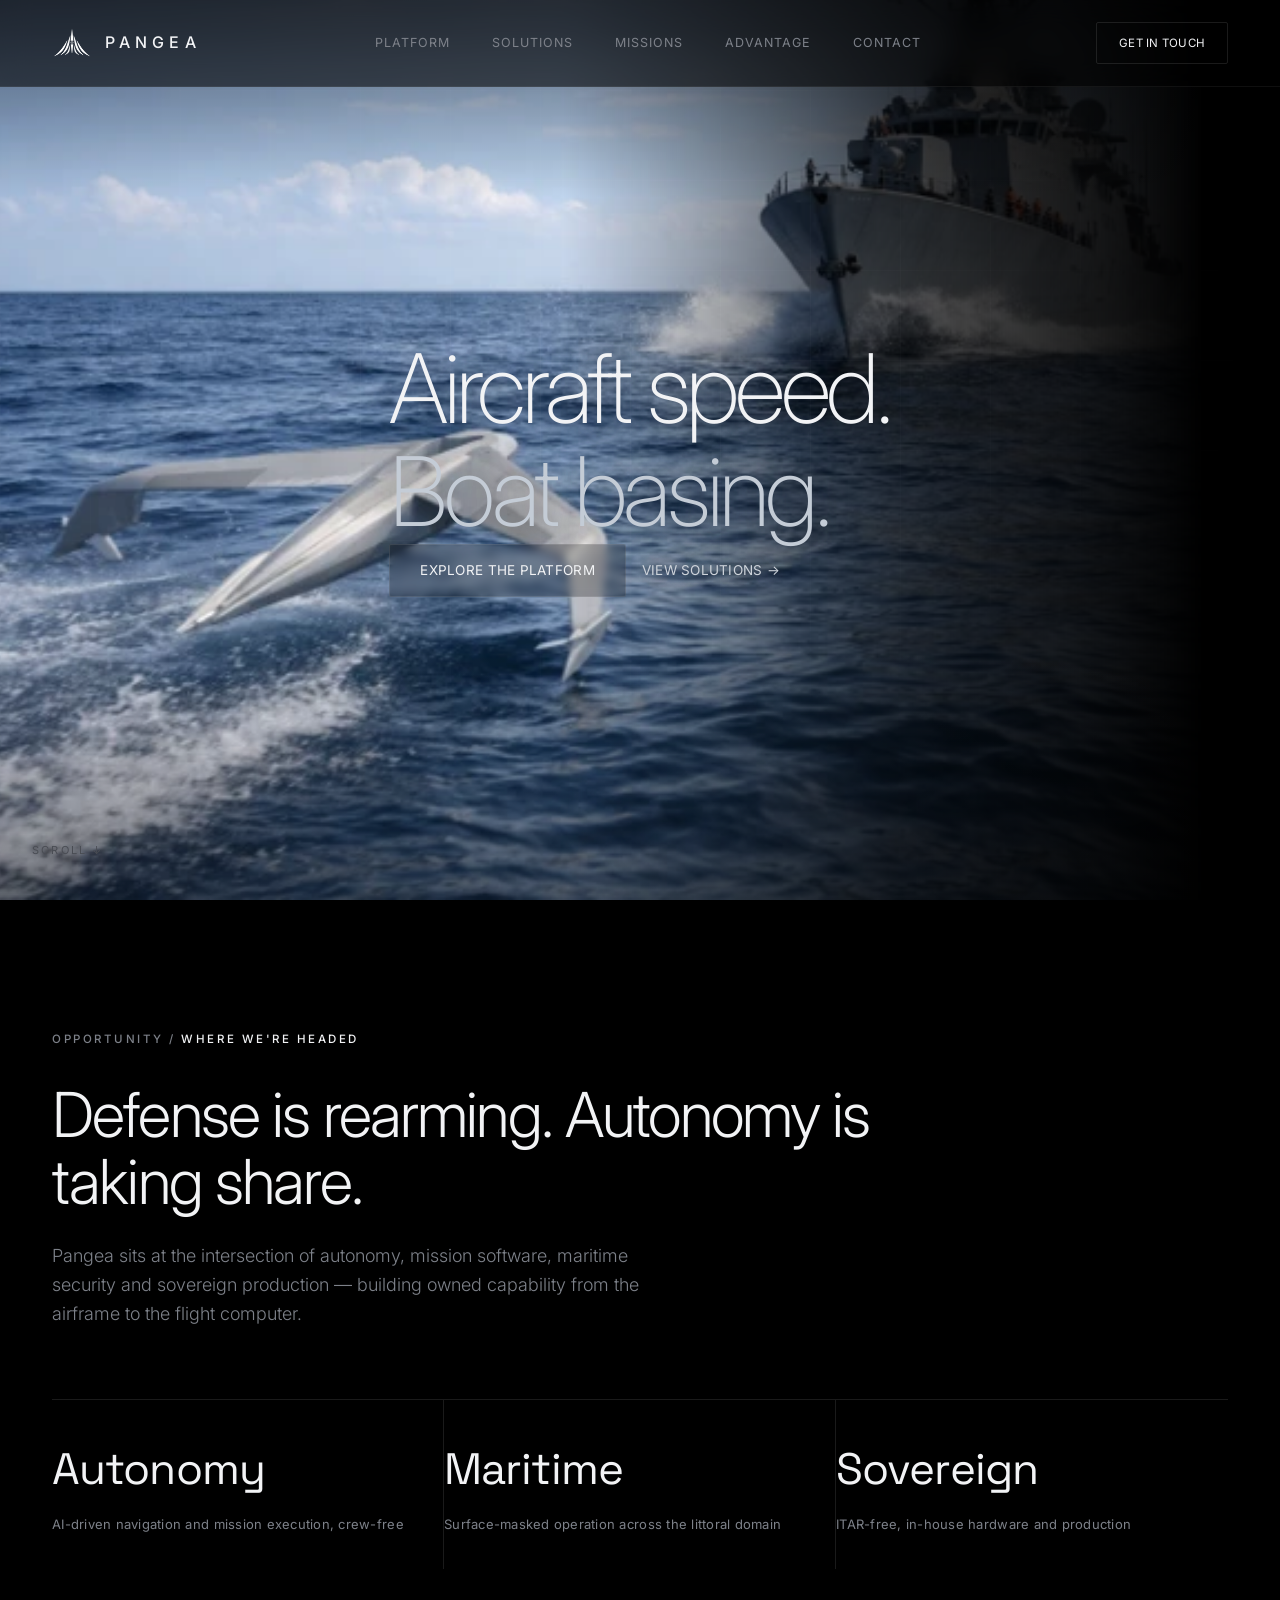
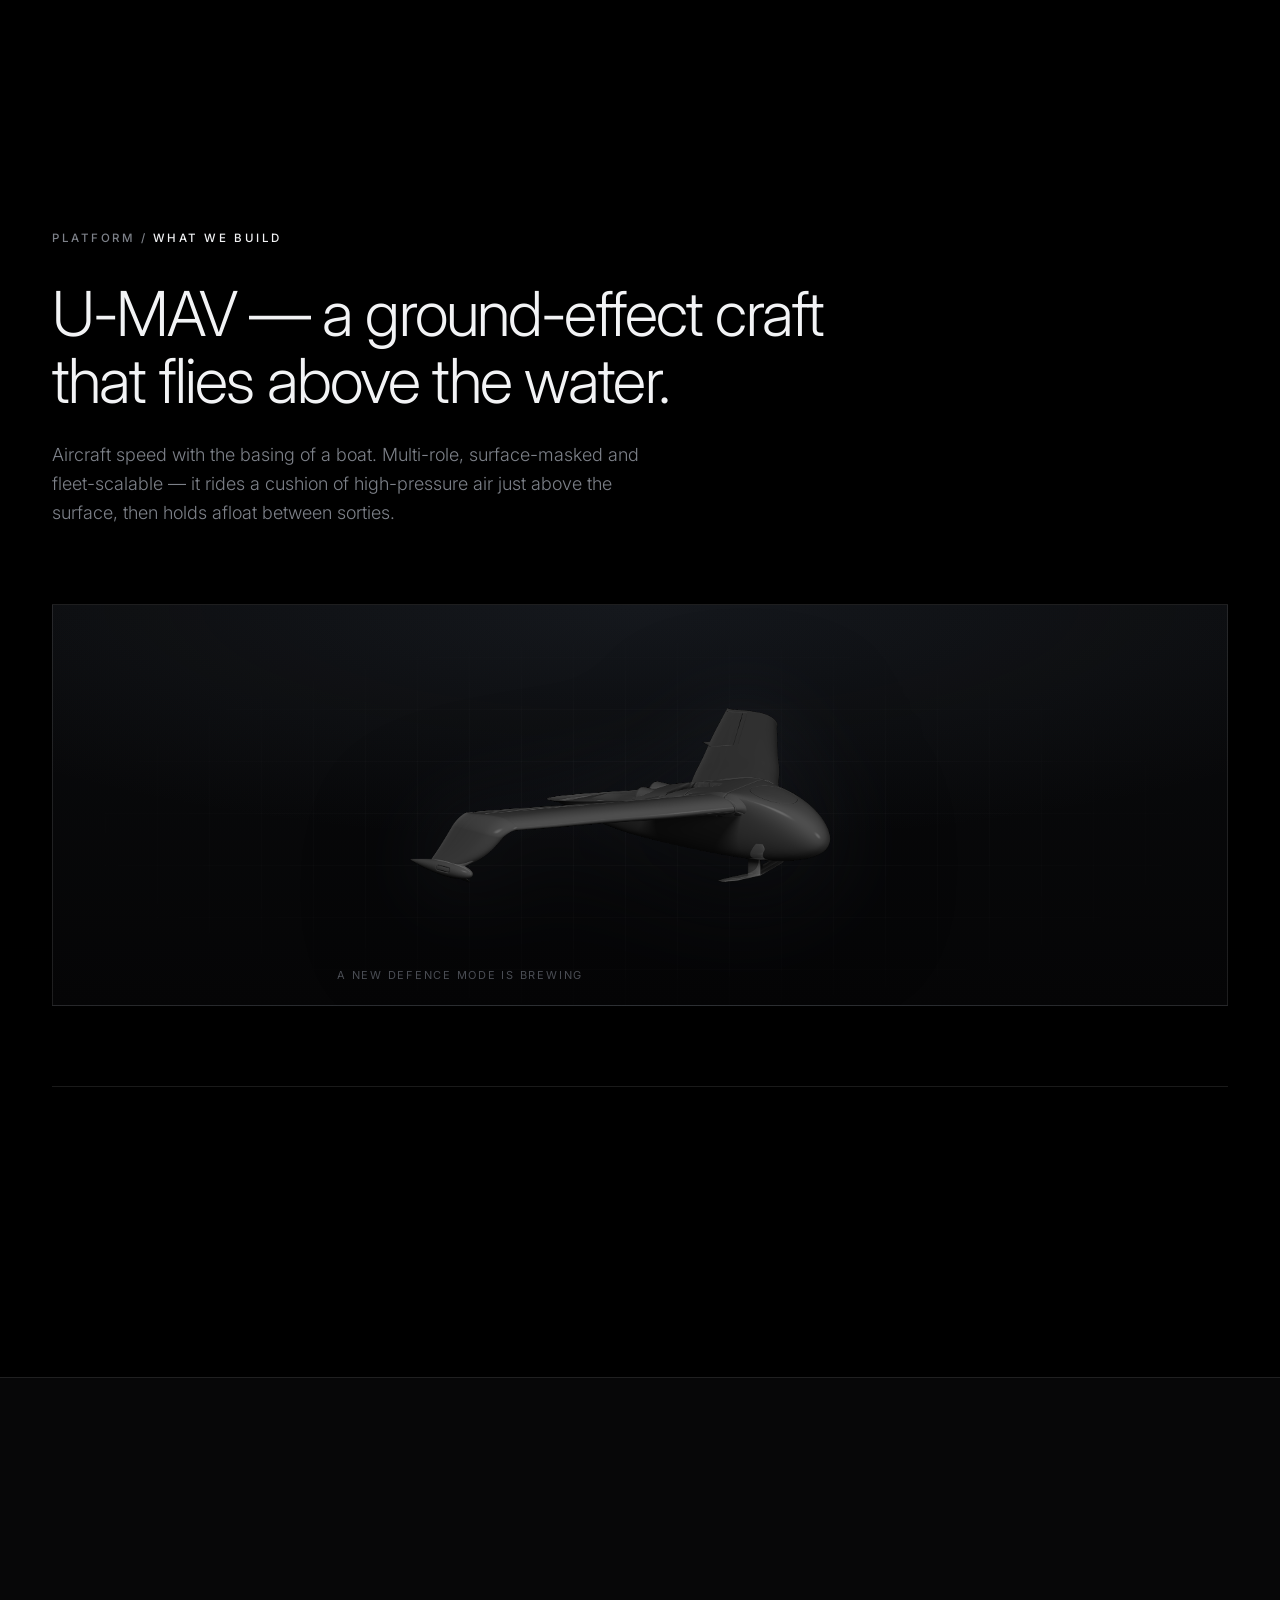
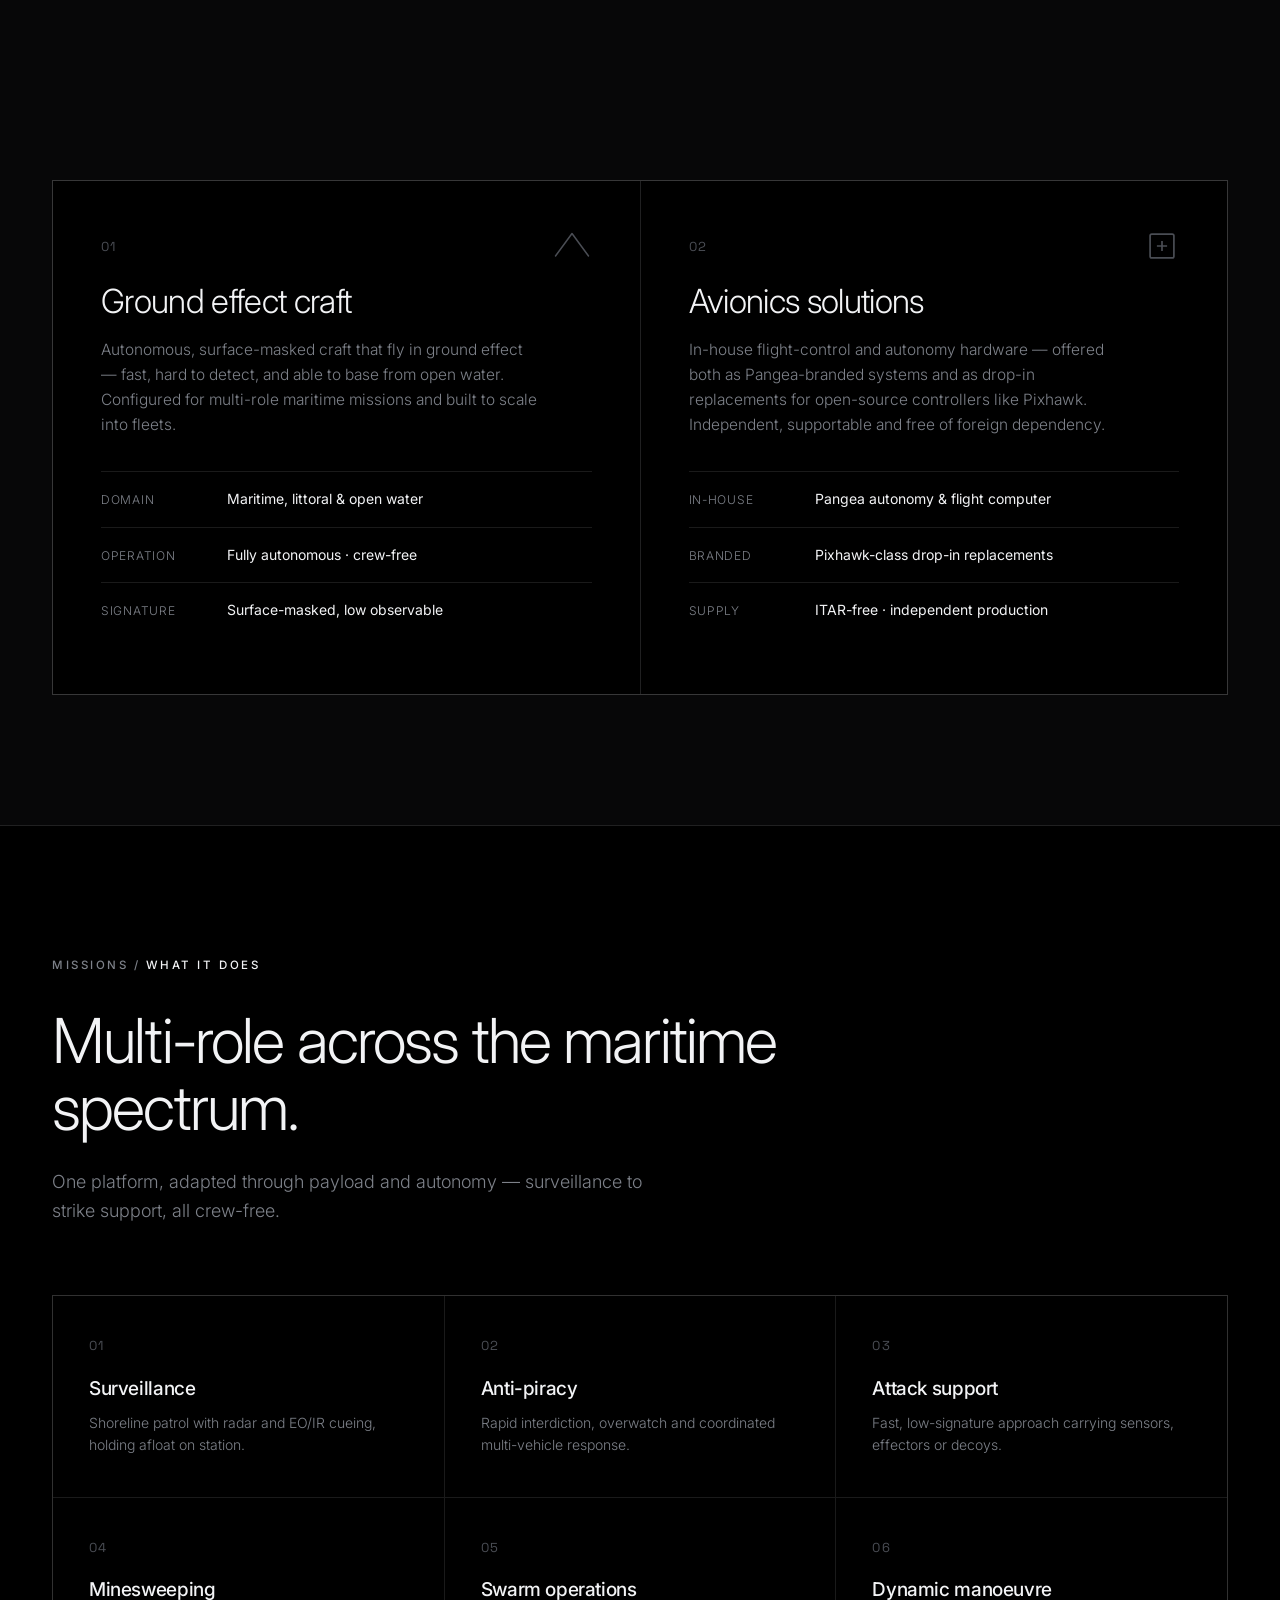
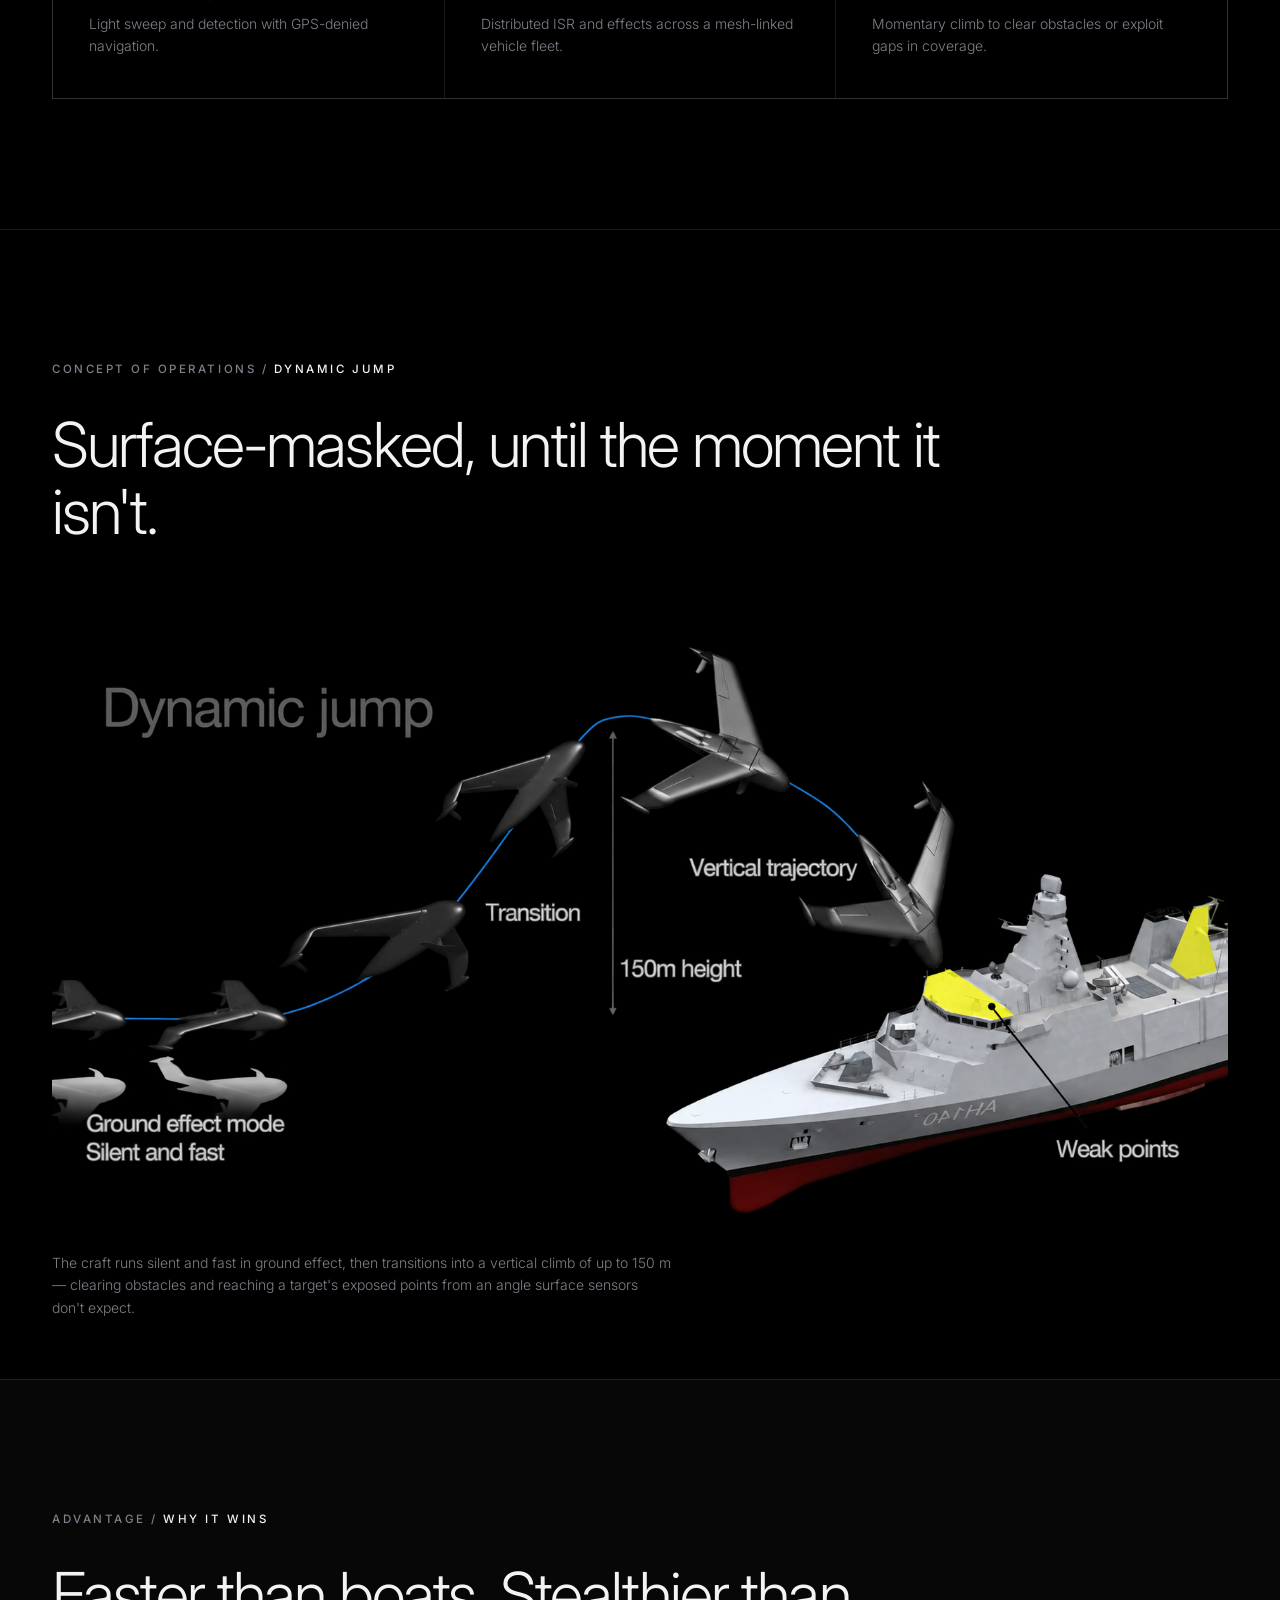
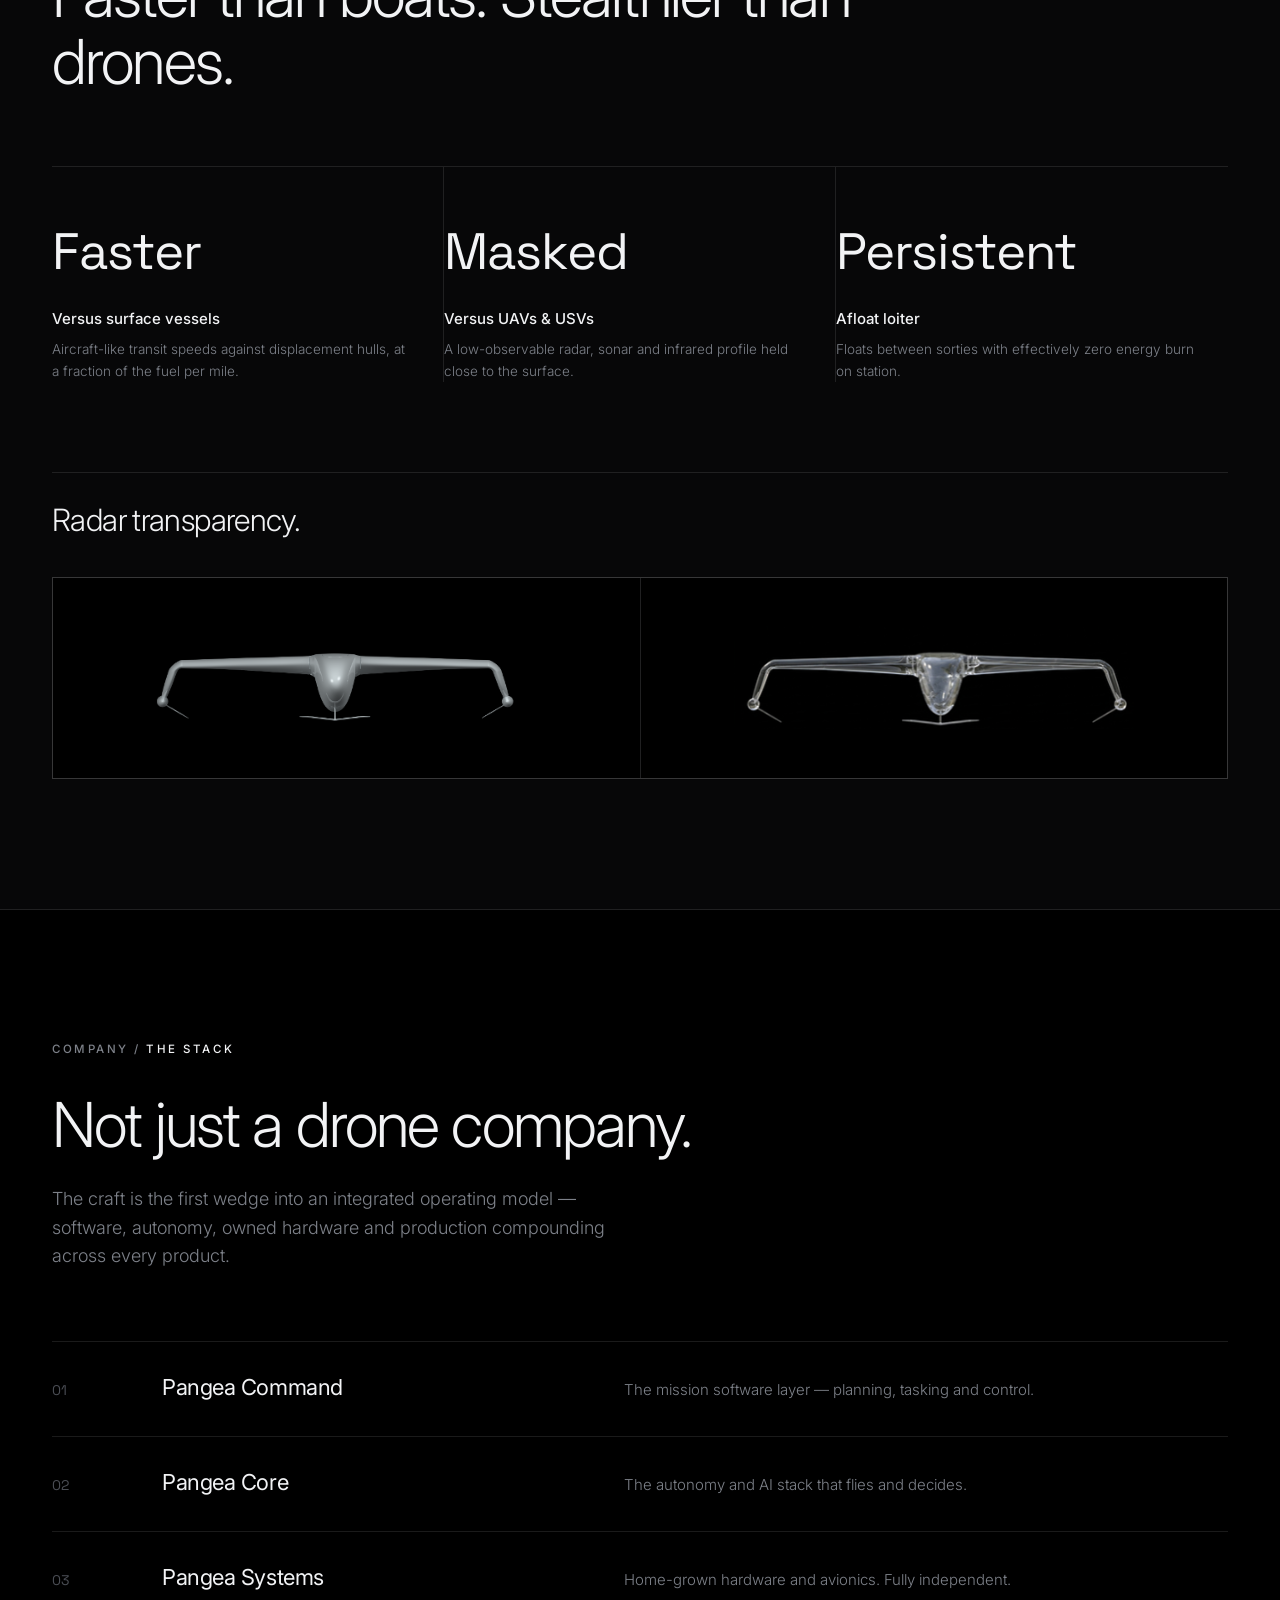
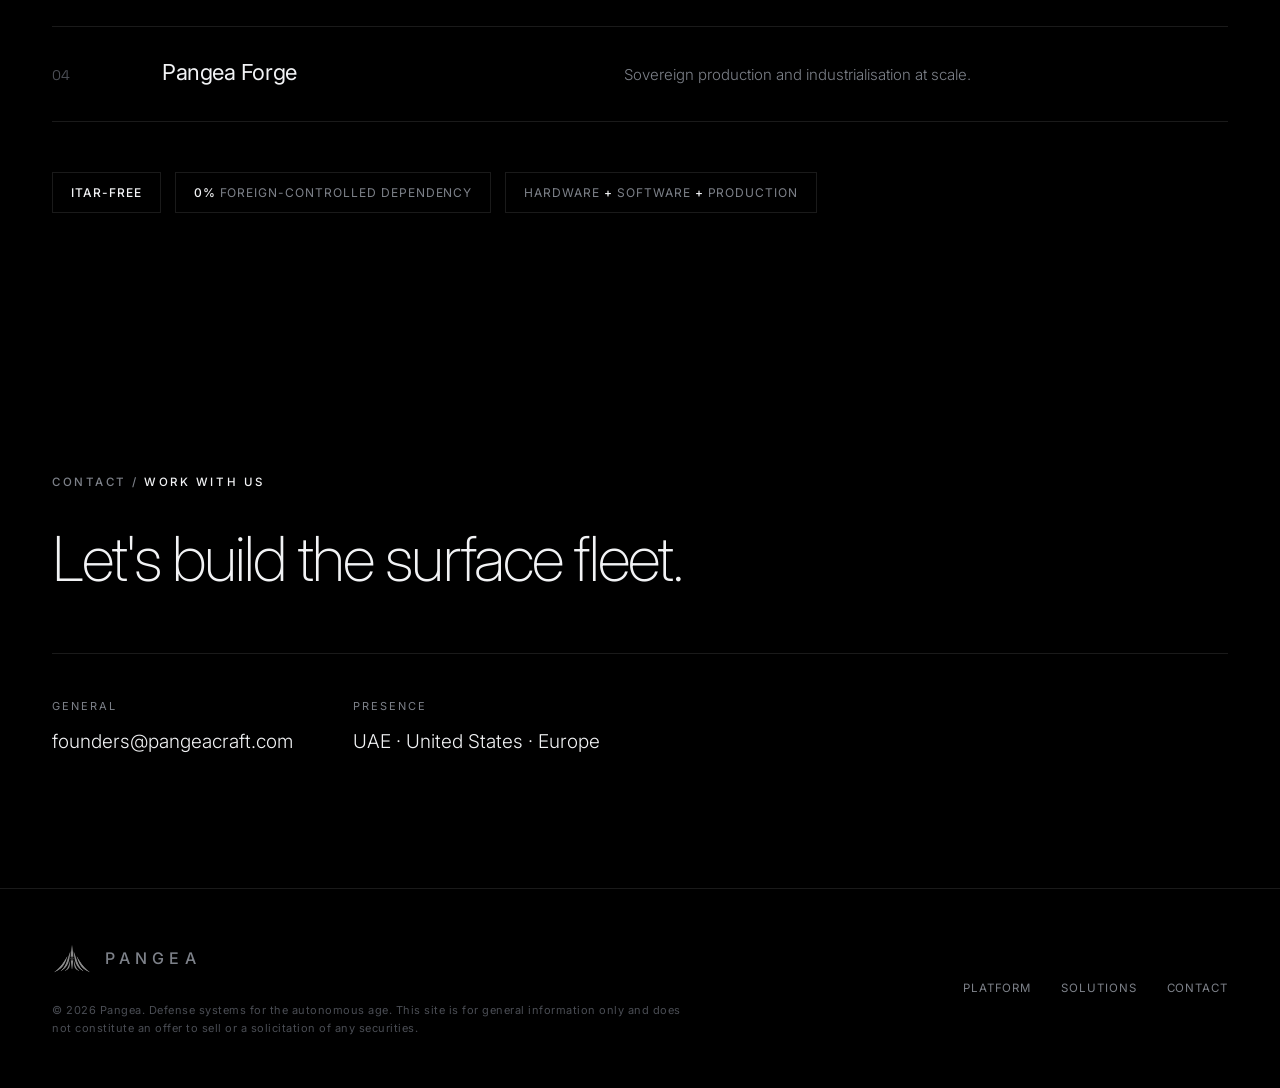
<file: index.html>
<!DOCTYPE html>
<html lang="en">
<head>
<meta charset="UTF-8">
<meta name="viewport" content="width=device-width, initial-scale=1.0">
<title>Pangea — Defense Systems for the Autonomous Age</title>
<link rel="icon" type="image/png" href="assets/white_logo_transparent.png">
<link rel="preconnect" href="https://fonts.googleapis.com">
<link rel="preconnect" href="https://fonts.gstatic.com" crossorigin>
<link href="https://fonts.googleapis.com/css2?family=Inter:wght@300;400;500;600&family=Space+Grotesk:wght@400;500;600&display=swap" rel="stylesheet">
<style>
  :root{
    --bg:#000000; --bg-2:#070708; --panel:rgba(255,255,255,.02); --line:rgba(255,255,255,.10);
    --text:#f2f3f5; --muted:#7d8189; --faint:#4a4d54; --accent:#c8ccd2;
    --max:1240px;
  }
  *{margin:0;padding:0;box-sizing:border-box}
  html{scroll-behavior:smooth}
  body{font-family:'Inter',system-ui,sans-serif;background:var(--bg);color:var(--text);line-height:1.6;-webkit-font-smoothing:antialiased;overflow-x:hidden}
  h1,h2,h3{font-weight:400;letter-spacing:-.02em;line-height:1.08}
  a{color:inherit;text-decoration:none}
  .wrap{max-width:var(--max);margin:0 auto;padding:0 32px}
  section{padding:130px 0;position:relative}
  .eyebrow{font-size:11.5px;letter-spacing:.22em;text-transform:uppercase;color:var(--muted);margin-bottom:34px;font-weight:500}
  .eyebrow b{color:var(--text);font-weight:500}
  .display{font-size:clamp(34px,5vw,62px);font-weight:300;letter-spacing:-.03em;max-width:900px}
  .lead{color:var(--muted);font-size:18px;max-width:600px;margin-top:26px;font-weight:300}
  .btn{display:inline-flex;align-items:center;gap:10px;padding:15px 30px;border-radius:2px;font-weight:400;font-size:13.5px;letter-spacing:.02em;transition:.35s;border:1px solid var(--line);text-transform:uppercase}
  .btn:hover{background:#fff;color:#000;border-color:#fff}
  .btn-plain{border:none;padding-left:0;color:var(--muted)}
  .btn-plain:hover{background:none;color:#fff}

  /* Nav */
  nav{position:fixed;top:0;left:0;right:0;z-index:50;padding:22px 0;backdrop-filter:blur(14px);background:rgba(0,0,0,.55);border-bottom:1px solid rgba(255,255,255,.06)}
  nav .wrap{display:flex;align-items:center;justify-content:space-between}
  .logo{display:flex;align-items:center;gap:13px;font-weight:500;font-size:16px;letter-spacing:.32em}
  .logo img{height:40px;width:auto;display:block}
  .links{display:flex;gap:42px;font-size:12.5px;letter-spacing:.08em;color:var(--muted);text-transform:uppercase}
  .links a{transition:.25s}.links a:hover{color:var(--text)}
  .nav-cta{font-size:11.5px;padding:11px 22px}
  .nav-right{display:flex;align-items:center;gap:18px}
  .burger{display:none;width:34px;height:34px;border:none;background:none;cursor:pointer;flex-direction:column;justify-content:center;gap:6px;padding:0}
  .burger span{display:block;height:1.5px;width:24px;background:var(--text);transition:.3s}
  nav.open .burger span:nth-child(1){transform:translateY(7.5px) rotate(45deg)}
  nav.open .burger span:nth-child(2){opacity:0}
  nav.open .burger span:nth-child(3){transform:translateY(-7.5px) rotate(-45deg)}
  .mobile-menu{display:none;position:fixed;top:0;left:0;right:0;z-index:49;background:rgba(0,0,0,.97);backdrop-filter:blur(20px);border-bottom:1px solid var(--line);padding:96px 0 34px;transform:translateY(-100%);transition:transform .38s cubic-bezier(.16,.8,.28,1)}
  nav.open + .mobile-menu{transform:translateY(0)}
  .mobile-menu a{display:block;padding:18px 32px;font-size:16px;letter-spacing:.08em;text-transform:uppercase;color:var(--muted);border-top:1px solid var(--line)}
  .mobile-menu a:active{color:var(--text)}

  /* Hero */
  .hero{min-height:100vh;display:flex;align-items:center;position:relative;overflow:hidden}
  .hero-media{position:absolute;inset:0;z-index:0}
  .hero-media img{width:100%;height:100%;object-fit:cover;object-position:36% 55%;opacity:1;
    -webkit-mask-image:linear-gradient(90deg,#000 44%,rgba(0,0,0,.35) 70%,transparent 94%);
    mask-image:linear-gradient(90deg,#000 44%,rgba(0,0,0,.35) 70%,transparent 94%)}
  .hero-media::after{content:"";position:absolute;inset:0;background:
    linear-gradient(180deg,rgba(0,0,0,.5) 0%,transparent 22%,transparent 72%,rgba(0,0,0,.4) 100%)}
  .grid-lines{position:absolute;inset:0;z-index:1;background-image:linear-gradient(rgba(255,255,255,.03) 1px,transparent 1px),linear-gradient(90deg,rgba(255,255,255,.03) 1px,transparent 1px);background-size:90px 90px;mask-image:radial-gradient(ellipse 80% 70% at 40% 40%,#000,transparent 75%)}
  .hero .wrap{position:relative;z-index:2}
  .hero h1{font-size:clamp(46px,7.5vw,104px);font-weight:200;letter-spacing:-.045em;max-width:960px;text-shadow:0 2px 30px rgba(0,0,0,.55)}
  .hero h1 em{font-style:normal;color:#c4ccd6}
  .hero p{font-size:clamp(16px,1.6vw,20px);color:#cfd4db;max-width:560px;margin:36px 0 46px;font-weight:300;text-shadow:0 1px 16px rgba(0,0,0,.7)}
  .hero-actions{display:flex;gap:16px;flex-wrap:wrap}
  .hero-actions .btn-plain{color:#cfd4db;text-shadow:0 1px 14px rgba(0,0,0,.7)}
  .hero-actions .btn-plain:hover{color:#fff}
  .hero-actions .btn:not(.btn-plain){background:rgba(0,0,0,.25);backdrop-filter:blur(4px)}
  .scrollcue{position:absolute;left:32px;bottom:40px;font-size:11px;letter-spacing:.2em;color:var(--faint);text-transform:uppercase;z-index:1}

  /* Section label row */
  .metrics{display:grid;grid-template-columns:repeat(3,1fr);gap:0;border-top:1px solid var(--line);margin-top:70px}
  .metric{padding:34px 34px 34px 0;border-right:1px solid var(--line)}
  .metric:last-child{border-right:none;padding-right:0}
  .metric b{font-family:'Space Grotesk',sans-serif;font-size:clamp(30px,3.5vw,44px);font-weight:400;display:block;letter-spacing:-.02em}
  .metric span{color:var(--muted);font-size:13px;display:block;margin-top:10px;letter-spacing:.02em}

  /* Product */
  .product .display{max-width:820px}
  .craft-view{margin-top:76px;border:1px solid var(--line);background:
    radial-gradient(120% 100% at 50% 0%,rgba(120,140,170,.10),transparent 60%),
    linear-gradient(180deg,#0a0b0d,#050506);display:grid;grid-template-columns:1.35fr 1fr;position:relative;overflow:hidden}
  .craft-view::before{content:"";position:absolute;inset:0;background-image:linear-gradient(rgba(255,255,255,.03) 1px,transparent 1px),linear-gradient(90deg,rgba(255,255,255,.03) 1px,transparent 1px);background-size:52px 52px;mask-image:radial-gradient(ellipse 70% 70% at 50% 55%,#000,transparent 80%);pointer-events:none}
  .craft-view .pane{padding:50px 40px;display:flex;align-items:center;justify-content:center;position:relative;min-height:340px}
  .craft-view.single{grid-template-columns:1fr}
  .craft-view.single .pane{min-height:400px;max-width:820px;margin:0 auto}
  .craft-view.single img{max-width:640px}
  .craft-view .pane:first-child{border-right:1px solid var(--line)}
  .craft-view.single .pane:first-child{border-right:none}
  .craft-view img{width:100%;height:auto;filter:drop-shadow(0 30px 60px rgba(0,0,0,.7)) drop-shadow(0 0 40px rgba(140,160,190,.12))}
  .craft-view .cap{position:absolute;left:24px;bottom:20px;font-size:11px;letter-spacing:.16em;text-transform:uppercase;color:var(--faint)}
  .feat{display:grid;grid-template-columns:repeat(4,1fr);gap:0;margin-top:80px;border-top:1px solid var(--line)}
  .feat > div{padding:38px 26px 0 0;border-right:1px solid var(--line)}
  .feat > div:last-child{border-right:none}
  .feat h3{font-size:17px;font-weight:500;margin-bottom:12px}
  .feat p{color:var(--muted);font-size:14px;font-weight:300}
  .feat .idx{font-family:'Space Grotesk',sans-serif;color:var(--faint);font-size:13px;margin-bottom:26px}

  /* Solutions */
  .solutions{background:var(--bg-2);border-top:1px solid var(--line);border-bottom:1px solid var(--line)}
  .sol-grid{display:grid;grid-template-columns:1fr 1fr;gap:1px;background:var(--line);border:1px solid var(--line);margin-top:70px}
  .sol{background:var(--bg);padding:56px 48px;position:relative;transition:.4s;min-height:420px;display:flex;flex-direction:column}
  .sol:hover{background:#0b0c0e}
  .sol .num{font-family:'Space Grotesk',sans-serif;font-size:13px;color:var(--faint);letter-spacing:.1em}
  .sol h3{font-size:clamp(26px,2.6vw,34px);font-weight:300;margin:26px 0 18px;letter-spacing:-.02em}
  .sol > p{color:var(--muted);font-size:15.5px;font-weight:300;max-width:440px}
  .sol ul{list-style:none;margin-top:auto;padding-top:34px;display:grid;gap:0}
  .sol li{display:flex;gap:16px;align-items:baseline;padding:16px 0;border-top:1px solid var(--line);font-size:14px}
  .sol li .k{color:var(--muted);font-weight:300;font-size:12px;letter-spacing:.06em;text-transform:uppercase;min-width:110px}
  .sol li .v{color:var(--text);font-weight:400}
  .sol .art{position:absolute;top:48px;right:48px;color:var(--faint)}

  /* Missions */
  .missions .mgrid{display:grid;grid-template-columns:repeat(3,1fr);gap:1px;background:var(--line);border:1px solid var(--line);margin-top:70px}
  .mission{background:var(--bg);padding:40px 36px;transition:.35s;min-height:200px}
  .mission:hover{background:#0b0c0e}
  .mission .idx{font-family:'Space Grotesk',sans-serif;color:var(--faint);font-size:13px;letter-spacing:.1em}
  .mission h3{font-size:19px;font-weight:500;margin:22px 0 12px}
  .mission p{color:var(--muted);font-size:14px;font-weight:300}

  /* CONOPS / Dynamic jump */
  .conops{border-top:1px solid var(--line);padding-bottom:60px;overflow:hidden}
  .conops-figure{margin-top:24px;width:100%}
  .conops-figure img{width:100%;height:auto;display:block}
  .conops .cap{color:var(--muted);font-size:14px;font-weight:300;max-width:620px;margin-top:20px}

  /* Advantage */
  .advantage{background:var(--bg-2);border-top:1px solid var(--line);border-bottom:1px solid var(--line)}
  .adv-grid{display:grid;grid-template-columns:repeat(3,1fr);gap:0;margin-top:70px;border-top:1px solid var(--line)}
  .adv{padding:44px 30px 0 0;border-right:1px solid var(--line)}
  .adv:last-child{border-right:none}
  .adv b{font-family:'Space Grotesk',sans-serif;font-size:clamp(34px,4vw,52px);font-weight:400;display:block;letter-spacing:-.02em}
  .adv .t{font-size:15px;margin:14px 0 8px;font-weight:500}
  .adv p{color:var(--muted);font-size:13.5px;font-weight:300}
  .radar{margin-top:90px}
  .radar-head{border-top:1px solid var(--line);padding-top:30px}
  .radar-head h3{font-size:clamp(24px,2.4vw,32px);font-weight:300;letter-spacing:-.02em}
  .radar-grid{display:grid;grid-template-columns:1fr 1fr;gap:1px;background:var(--line);border:1px solid var(--line);margin-top:40px}
  .radar-cell{background:#000;padding:44px 30px;text-align:center;position:relative;min-height:200px;display:flex;align-items:center;justify-content:center}
  .radar-cell img{width:100%;max-width:400px;margin:0 auto;display:block}

  /* Stack */
  .stack-list{margin-top:70px;border-top:1px solid var(--line)}
  .srow{display:grid;grid-template-columns:80px 1fr 1.4fr;gap:30px;padding:34px 0;border-bottom:1px solid var(--line);align-items:baseline;transition:.3s}
  .srow:hover{padding-left:12px}
  .srow .n{font-family:'Space Grotesk',sans-serif;color:var(--faint);font-size:14px}
  .srow h3{font-size:22px;font-weight:400}
  .srow p{color:var(--muted);font-size:15px;font-weight:300}
  .badges{display:flex;gap:14px;flex-wrap:wrap;margin-top:50px}
  .badge{border:1px solid var(--line);padding:10px 18px;font-size:12px;letter-spacing:.08em;text-transform:uppercase;color:var(--muted)}
  .badge b{color:var(--text);font-weight:500}

  /* Contact */
  .contact{text-align:left}
  .contact .display{font-weight:200;max-width:760px}
  .contact-actions{margin-top:60px;display:flex;flex-wrap:wrap;gap:60px;border-top:1px solid var(--line);padding-top:44px}
  .cinfo small{display:block;color:var(--muted);font-size:11px;letter-spacing:.18em;text-transform:uppercase;margin-bottom:12px}
  .cinfo a,.cinfo span{font-size:19px;font-weight:300;color:var(--text)}
  .cinfo a:hover{color:var(--muted)}

  footer{border-top:1px solid var(--line);padding:50px 0;color:var(--muted);font-size:12.5px;letter-spacing:.04em}
  footer .wrap{display:flex;justify-content:space-between;align-items:center;flex-wrap:wrap;gap:20px}
  footer .links{gap:30px;font-size:11.5px}
  .disc{color:var(--faint);font-size:11px;max-width:640px;margin-top:22px;line-height:1.7}

  .reveal{opacity:0;transform:translateY(26px);transition:.9s cubic-bezier(.16,.8,.28,1)}
  .reveal.in{opacity:1;transform:none}

  @media(max-width:940px){
    .links{display:none}
    .nav-cta{display:none}
    .burger{display:flex}
    .mobile-menu{display:block}
    section{padding:90px 0}
    .metrics,.feat,.sol-grid,.missions .mgrid,.adv-grid{grid-template-columns:1fr}
    .metric,.feat > div,.adv{border-right:none;border-bottom:1px solid var(--line);padding:26px 0}
    .srow{grid-template-columns:1fr;gap:10px}
    .sol{min-height:auto;padding:40px 28px}
    .wrap{padding:0 22px}
    .scrollcue{display:none}
  }
  @media(max-width:560px){
    .radar-grid{grid-template-columns:1fr}
    .radar-cell{min-height:150px;padding:34px 24px}
  }
</style>
</head>
<body>

<nav>
  <div class="wrap">
    <a href="#top" class="logo">
      <img src="assets/white_logo_transparent.png" alt="Pangea logo">
      PANGEA
    </a>
    <div class="links">
      <a href="#platform">Platform</a>
      <a href="#solutions">Solutions</a>
      <a href="#missions">Missions</a>
      <a href="#advantage">Advantage</a>
      <a href="#contact">Contact</a>
    </div>
    <div class="nav-right">
      <a href="#contact" class="btn nav-cta">Get in touch</a>
      <button class="burger" aria-label="Menu" aria-expanded="false"><span></span><span></span><span></span></button>
    </div>
  </div>
</nav>
<div class="mobile-menu">
  <a href="#platform">Platform</a>
  <a href="#solutions">Solutions</a>
  <a href="#missions">Missions</a>
  <a href="#advantage">Advantage</a>
  <a href="#contact">Contact</a>
  <a href="#contact">Get in touch →</a>
</div>

<!-- HERO -->
<header class="hero" id="top">
  <div class="hero-media"><img src="assets/hero-craft.webp" alt="Pangea ground-effect craft operating alongside a naval vessel"></div>
  <div class="grid-lines"></div>
  <div class="wrap">
    <div class="eyebrow reveal in"></div>
    <h1 class="reveal in">Aircraft speed.<br><em>Boat basing.</em></h1>
    <div class="hero-actions reveal in">
      <a href="#platform" class="btn">Explore the platform</a>
      <a href="#solutions" class="btn btn-plain">View solutions →</a>
    </div>
  </div>
  <div class="scrollcue">Scroll ↓</div>
</header>

<!-- OPPORTUNITY -->
<section id="opportunity">
  <div class="wrap">
    <div class="eyebrow reveal">Opportunity / <b>Where we're headed</b></div>
    <h2 class="display reveal">Defense is rearming. Autonomy is taking share.</h2>
    <p class="lead reveal">Pangea sits at the intersection of autonomy, mission software, maritime security and sovereign production — building owned capability from the airframe to the flight computer.</p>
    <div class="metrics reveal">
      <div class="metric"><b>Autonomy</b><span>AI-driven navigation and mission execution, crew-free</span></div>
      <div class="metric"><b>Maritime</b><span>Surface-masked operation across the littoral domain</span></div>
      <div class="metric"><b>Sovereign</b><span>ITAR-free, in-house hardware and production</span></div>
    </div>
  </div>
</section>

<!-- PLATFORM / PRODUCT -->
<section id="platform" class="product">
  <div class="wrap">
    <div class="eyebrow reveal">Platform / <b>What we build</b></div>
    <h2 class="display reveal">U-MAV — a ground-effect craft that flies above the water.</h2>
    <p class="lead reveal">Aircraft speed with the basing of a boat. Multi-role, surface-masked and fleet-scalable — it rides a cushion of high-pressure air just above the surface, then holds afloat between sorties.</p>
    <div class="craft-view single reveal">
      <div class="pane"><img src="assets/craft-side.png" alt="Pangea U-MAV — profile view"><span class="cap">A new defence mode is brewing</span></div>
    </div>
    <div class="feat">
      <div class="reveal"><div class="idx">01</div><h3>Flies in ground effect</h3><p>Skims just above the water in a surface-masked, low-observable regime.</p></div>
      <div class="reveal"><div class="idx">02</div><h3>Takes off from water</h3><p>Maritime-regulated operation — no runway, port or launch infrastructure.</p></div>
      <div class="reveal"><div class="idx">03</div><h3>Afloat loiter</h3><p>Persistent hold on the surface between sorties, at near-zero energy cost.</p></div>
      <div class="reveal"><div class="idx">04</div><h3>Fleet-scalable build</h3><p>Simple composite mono-structure engineered for volume production.</p></div>
    </div>
  </div>
</section>

<!-- SOLUTIONS -->
<section id="solutions" class="solutions">
  <div class="wrap">
    <div class="eyebrow reveal">Solutions / <b>What we offer</b></div>
    <h2 class="display reveal">One integrated stack.</h2>
    <p class="lead reveal">From the airframe to the flight computer, Pangea owns the critical layers — sold as complete craft or as the avionics that power other platforms.</p>
    <div class="sol-grid">
      <div class="sol reveal">
        <svg class="art" width="40" height="30" viewBox="0 0 52 40" fill="none"><path d="M4 36 L26 6 L48 36" stroke="#4a4d54" stroke-width="2" stroke-linecap="round" stroke-linejoin="round"/></svg>
        <div class="num">01</div>
        <h3>Ground effect craft</h3>
        <p>Autonomous, surface-masked craft that fly in ground effect — fast, hard to detect, and able to base from open water. Configured for multi-role maritime missions and built to scale into fleets.</p>
        <ul>
          <li><span class="k">Domain</span><span class="v">Maritime, littoral & open water</span></li>
          <li><span class="k">Operation</span><span class="v">Fully autonomous · crew-free</span></li>
          <li><span class="k">Signature</span><span class="v">Surface-masked, low observable</span></li>
        </ul>
      </div>
      <div class="sol reveal">
        <svg class="art" width="34" height="34" viewBox="0 0 40 40" fill="none"><rect x="6" y="6" width="28" height="28" rx="2" stroke="#4a4d54" stroke-width="2"/><path d="M14 20 h12 M20 14 v12" stroke="#4a4d54" stroke-width="2"/></svg>
        <div class="num">02</div>
        <h3>Avionics solutions</h3>
        <p>In-house flight-control and autonomy hardware — offered both as Pangea-branded systems and as drop-in replacements for open-source controllers like Pixhawk. Independent, supportable and free of foreign dependency.</p>
        <ul>
          <li><span class="k">In-house</span><span class="v">Pangea autonomy & flight computer</span></li>
          <li><span class="k">Branded</span><span class="v">Pixhawk-class drop-in replacements</span></li>
          <li><span class="k">Supply</span><span class="v">ITAR-free · independent production</span></li>
        </ul>
      </div>
    </div>
  </div>
</section>

<!-- MISSIONS -->
<section id="missions" class="missions">
  <div class="wrap">
    <div class="eyebrow reveal">Missions / <b>What it does</b></div>
    <h2 class="display reveal">Multi-role across the maritime spectrum.</h2>
    <p class="lead reveal">One platform, adapted through payload and autonomy — surveillance to strike support, all crew-free.</p>
    <div class="mgrid">
      <div class="mission reveal"><div class="idx">01</div><h3>Surveillance</h3><p>Shoreline patrol with radar and EO/IR cueing, holding afloat on station.</p></div>
      <div class="mission reveal"><div class="idx">02</div><h3>Anti-piracy</h3><p>Rapid interdiction, overwatch and coordinated multi-vehicle response.</p></div>
      <div class="mission reveal"><div class="idx">03</div><h3>Attack support</h3><p>Fast, low-signature approach carrying sensors, effectors or decoys.</p></div>
      <div class="mission reveal"><div class="idx">04</div><h3>Minesweeping</h3><p>Light sweep and detection with GPS-denied navigation.</p></div>
      <div class="mission reveal"><div class="idx">05</div><h3>Swarm operations</h3><p>Distributed ISR and effects across a mesh-linked vehicle fleet.</p></div>
      <div class="mission reveal"><div class="idx">06</div><h3>Dynamic manoeuvre</h3><p>Momentary climb to clear obstacles or exploit gaps in coverage.</p></div>
    </div>
  </div>
</section>

<!-- CONOPS / DYNAMIC JUMP -->
<section id="conops" class="conops">
  <div class="wrap">
    <div class="eyebrow reveal">Concept of operations / <b>Dynamic jump</b></div>
    <h2 class="display reveal">Surface-masked, until the moment it isn't.</h2>
    <div class="conops-figure reveal">
      <img src="assets/dynamic-jump.png" alt="Dynamic jump: the craft runs silent and fast in ground effect, transitions into a vertical trajectory climbing to 150 m, and strikes a vessel's weak points from above">
    </div>
    <p class="cap reveal">The craft runs silent and fast in ground effect, then transitions into a vertical climb of up to 150 m — clearing obstacles and reaching a target's exposed points from an angle surface sensors don't expect.</p>
  </div>
</section>

<!-- ADVANTAGE -->
<section id="advantage" class="advantage">
  <div class="wrap">
    <div class="eyebrow reveal">Advantage / <b>Why it wins</b></div>
    <h2 class="display reveal">Faster than boats. Stealthier than drones.</h2>
    <div class="adv-grid">
      <div class="adv reveal"><b>Faster</b><div class="t">Versus surface vessels</div><p>Aircraft-like transit speeds against displacement hulls, at a fraction of the fuel per mile.</p></div>
      <div class="adv reveal"><b>Masked</b><div class="t">Versus UAVs & USVs</div><p>A low-observable radar, sonar and infrared profile held close to the surface.</p></div>
      <div class="adv reveal"><b>Persistent</b><div class="t">Afloat loiter</div><p>Floats between sorties with effectively zero energy burn on station.</p></div>
    </div>

    <div class="radar reveal">
      <div class="radar-head">
        <h3>Radar transparency.</h3>
      </div>
      <div class="radar-grid">
        <div class="radar-cell">
          <img src="assets/radar-solid.png" alt="Pangea craft — physical form">
        </div>
        <div class="radar-cell">
          <img src="assets/radar-transparent.png" alt="Pangea craft — low radar return">
        </div>
      </div>
    </div>
  </div>
</section>

<!-- STACK / THESIS -->
<section id="thesis">
  <div class="wrap">
    <div class="eyebrow reveal">Company / <b>The stack</b></div>
    <h2 class="display reveal">Not just a drone company.</h2>
    <p class="lead reveal">The craft is the first wedge into an integrated operating model — software, autonomy, owned hardware and production compounding across every product.</p>
    <div class="stack-list reveal">
      <div class="srow"><div class="n">01</div><h3>Pangea Command</h3><p>The mission software layer — planning, tasking and control.</p></div>
      <div class="srow"><div class="n">02</div><h3>Pangea Core</h3><p>The autonomy and AI stack that flies and decides.</p></div>
      <div class="srow"><div class="n">03</div><h3>Pangea Systems</h3><p>Home-grown hardware and avionics. Fully independent.</p></div>
      <div class="srow"><div class="n">04</div><h3>Pangea Forge</h3><p>Sovereign production and industrialisation at scale.</p></div>
    </div>
    <div class="badges reveal">
      <div class="badge"><b>ITAR-free</b></div>
      <div class="badge"><b>0%</b> foreign-controlled dependency</div>
      <div class="badge">Hardware <b>+</b> Software <b>+</b> Production</div>
    </div>
  </div>
</section>

<!-- CONTACT -->
<section id="contact" class="contact">
  <div class="wrap">
    <div class="eyebrow reveal">Contact / <b>Work with us</b></div>
    <h2 class="display reveal">Let's build the surface fleet.</h2>
    <div class="contact-actions reveal">
      <div class="cinfo">
        <small>General</small>
        <a href="mailto:founders@pangeacraft.com">founders@pangeacraft.com</a>
      </div>
      <div class="cinfo">
        <small>Presence</small>
        <span>UAE · United States · Europe</span>
      </div>
    </div>
  </div>
</section>

<footer>
  <div class="wrap">
    <div>
      <div class="logo" style="margin-bottom:14px">
        <img src="assets/white_logo_transparent.png" alt="Pangea logo" style="opacity:.55">
        PANGEA
      </div>
      <div class="disc">© 2026 Pangea. Defense systems for the autonomous age. This site is for general information only and does not constitute an offer to sell or a solicitation of any securities.</div>
    </div>
    <div class="links"><a href="#platform">Platform</a><a href="#solutions">Solutions</a><a href="#contact">Contact</a></div>
  </div>
</footer>

<script>
  const io = new IntersectionObserver(entries => {
    entries.forEach(e => { if (e.isIntersecting) { e.target.classList.add('in'); io.unobserve(e.target); } });
  }, { threshold: .12 });
  document.querySelectorAll('.reveal:not(.in)').forEach(el => io.observe(el));

  const nav = document.querySelector('nav');
  const burger = document.querySelector('.burger');
  const closeMenu = () => { nav.classList.remove('open'); burger.setAttribute('aria-expanded','false'); };
  burger.addEventListener('click', () => {
    const open = nav.classList.toggle('open');
    burger.setAttribute('aria-expanded', open ? 'true' : 'false');
  });
  document.querySelectorAll('.mobile-menu a').forEach(a => a.addEventListener('click', closeMenu));
</script>
</body>
</html>
</file>
